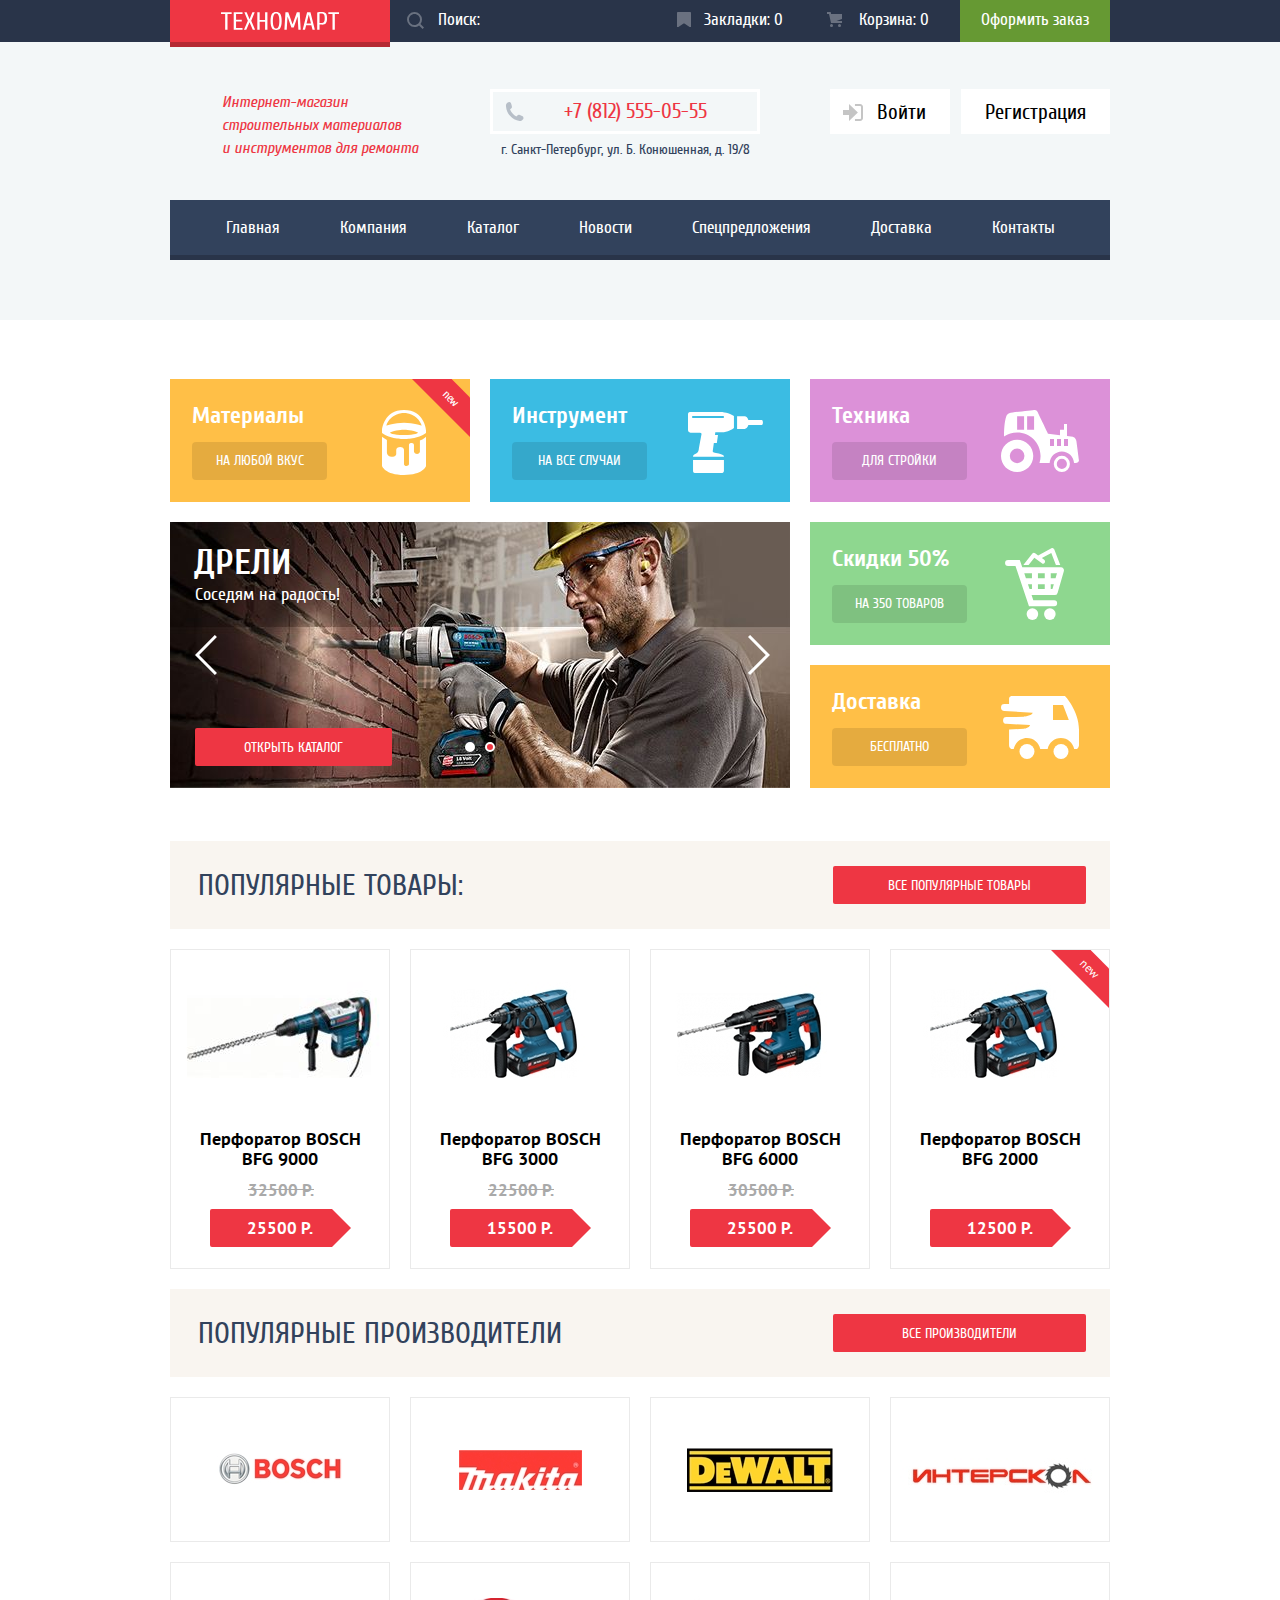
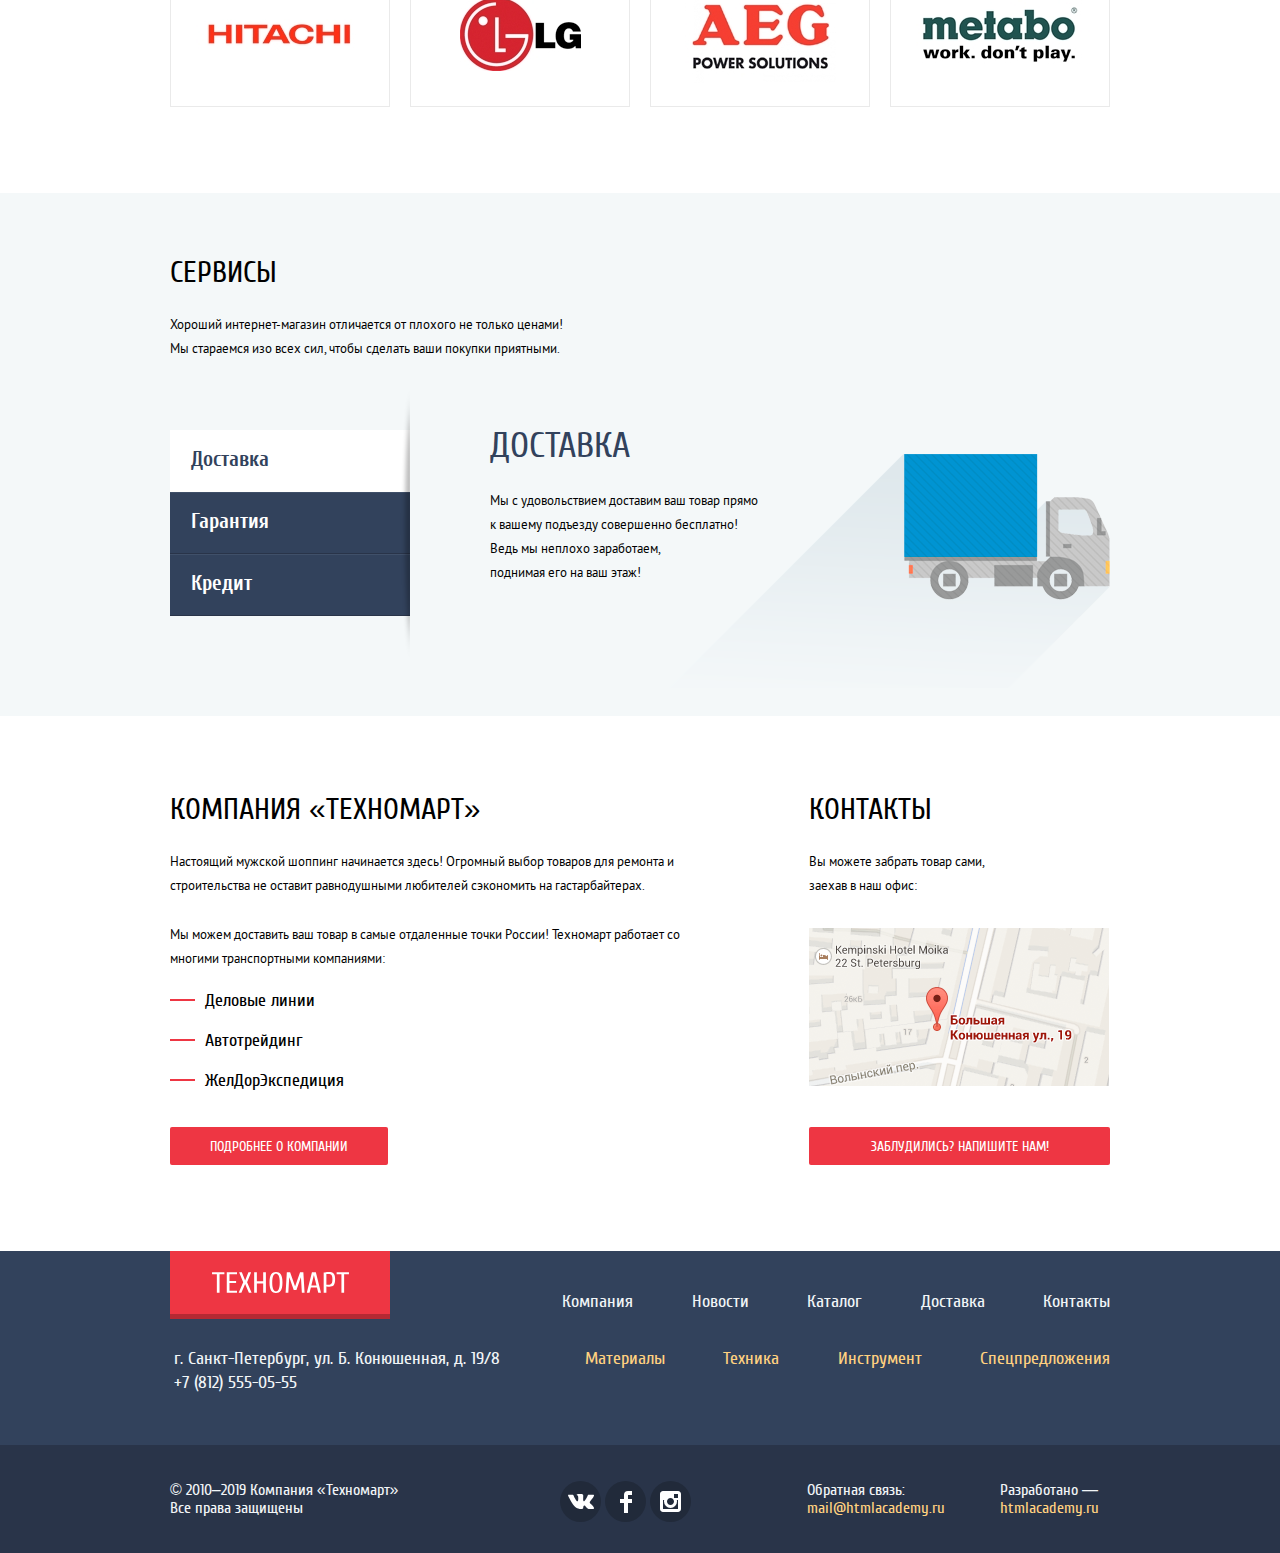
<file: index.html>
<!DOCTYPE html>
<html lang="ru">
  <head>
    <meta charset="utf-8">
    <title>HTML Academy: Техномарт</title>

    <link rel="stylesheet" href="css/normalize.min.css">
    <link rel="stylesheet" href="css/style.min.css">
  </head>
  <body>

  <header class="main-header">
    <div class="top-menu">
      <div class="container flex-row">
        <a href="index.html" class="logo">
          <img src="img/logo-technomart.svg" alt="Техномарт" width="118" height="19">
        </a>

        <div class="nav-search">
          <label for="search">Поиск:</label>
          <input type="text" name="search" id="search">
          <svg xmlns="http://www.w3.org/2000/svg" width="17" height="17" viewBox="0 0 17 17" class="search-icon">
            <path fill="rgba(255, 255, 255, 0.3)" d="M17 15.586l-3.542-3.542A7.465 7.465 0 0 0 15 7.5 7.5 7.5 0 1 0 7.5 15c1.71 0
             3.282-.579 4.544-1.542L15.586 17 17 15.586zM2 7.5C2 4.467 4.467 2 7.5 2 10.532 2 13 4.467 13 7.5c0
             3.032-2.468 5.5-5.5 5.5A5.506 5.506 0 0 1 2 7.5z"></path>
          </svg>
        </div>

        <a href="#" class="bookmarks">Закладки: <span id="bookmarks-number">0</span></a>
        <a href="#" class="basket">Корзина: <span id="basket-number">0</span></a>
        <a href="#" class="checkout">Оформить заказ</a>
      </div>
    </div>

    <div class="head">
      <div class="container flex-row flex-left">
        <p class="head-description">
          Интернет-магазин строительных материалов
          и&nbsp;инструментов для ремонта
        </p>

        <div class="head-center">
          <a href="tel:+78125550555" class="head-phone">+7 (812) 555-05-55</a>
          <p class="head-address">г. Санкт-Петербург, ул. Б. Конюшенная, д. 19/8</p>
        </div>

        <div class="enter">
          <ul class="buttons-group">
            <li>
              <a href="#" class="head-button login">
                <div class="icon">
                  <svg xmlns="http://www.w3.org/2000/svg" width="20" height="17" viewBox="0 0 20 17" class="icon">
                    <path fill="#c5c5c5" d="M14.875 8.5L6 0v6H0v5h6v6z"></path>
                    <path fill="#c5c5c5" d="M16.986 15.01h-5.027V17h5.027c2.178 0 3.004-1.81 3.029-3.026V3.028C19.99
                   1.811 19.164 0 16.986 0h-5.027v1.99h5.027c.839 0 .992.681 1.01 1.057v10.904c-.017.376-.171
                   1.059-1.01 1.059z"></path>
                  </svg>
                </div>
                Войти
              </a>
            </li>
            <li>
              <a href="#" class="head-button">Регистрация</a>
            </li>
          </ul>
        </div>

        <div class="profile" hidden>
          <ul class="buttons-group">
            <li>
              <a href="profile.html" class="head-button user">
                <div class="icon">
                  <svg xmlns="http://www.w3.org/2000/svg" width="20" height="18" viewBox="0 0 20 18">
                    <path fill="#c5c5c5"
                          d="M17.881 14.166c-2.144-.735-4.256-1.666-5.207-2.39-.657-.501-.77-1.618-.517-2.415 1.118-.903
                        1.864-2.477 1.864-4.278C14.021 2.276 12.221 0 10 0S5.979 2.276 5.979 5.083c0 1.801.746 3.374
                        1.863 4.277.253.798.141 1.915-.517 2.416-.95.724-3.063 1.654-5.207 2.39S0 18 0
                        18h20s.025-3.099-2.119-3.834z"></path>
                  </svg>
                </div>
                Равшан Джамшутович
              </a>
            </li>
            <li>
              <a href="logout.html" class="head-button logout">
                <div class="icon">
                  <svg xmlns="http://www.w3.org/2000/svg" width="21" height="17" viewBox="0 0 21 17" class="icon">
                    <g fill="#c5c5c5">
                      <path fill="#c5c5c5" d="M21 8.5L12.125 0v6h-6v5h6v6z"></path>
                      <path fill="#c5c5c5" d="M3.106 13.952V3.048c.018-.376.171-1.057 1.01-1.057h5.027V0H4.116C1.938
                    0 1.112 1.81 1.087 3.027v10.946C1.112 15.189 1.938 17 4.116 17h5.027v-1.99H4.116c-.839
                    0-.992-.683-1.01-1.058z"></path>
                    </g>
                  </svg>
                </div>
                <span class="visually-hidden">Выход</span>
              </a>
            </li>
          </ul>
          <ul class="links-group">
            <li>
              <a href="#" class="head-link">Мои заказы</a>
            </li>
            <li>
              <a href="#" class="head-link">Личный кабинет</a>
            </li>
          </ul>
        </div>

        <nav class="main-nav">
          <ul>
            <li>
              <a href="index.html" class="nav-link">Главная</a>
            </li>
            <li>
              <a href="#" class="nav-link">Компания</a>
            </li>
            <li>
              <a href="catalog.html" class="nav-link">Каталог</a>
            </li>
            <li>
              <a href="#" class="nav-link">Новости</a>
            </li>
            <li>
              <a href="#" class="nav-link">Спецпредложения</a>
            </li>
            <li>
              <a href="#" class="nav-link">Доставка</a>
            </li>
            <li>
              <a href="#" class="nav-link">Контакты</a>
            </li>
          </ul>
        </nav>
      </div>
    </div>
  </header>

  <main class="main-content">
    <h1 class="visually-hidden">Техномарт</h1>
    <section class="promo">
      <h2 class="visually-hidden">Промо</h2>
      <div class="container">
        <div class="promo-item bg-yellow icon-bucket new">
          <p>Материалы</p>
          <a href="#">На любой вкус</a>
        </div>

        <div class="promo-item bg-blue icon-drill">
          <p>Инструмент</p>
          <a href="#">На все случаи</a>
        </div>

        <div class="promo-item bg-purple icon-tractor">
          <p>Техника</p>
          <a href="#">Для стройки</a>
        </div>

        <div class="items-wrapper">
          <div class="promo-item bg-green icon-cart">
            <p>Скидки 50%</p>
            <a href="#">На 350 товаров</a>
          </div>

          <div class="promo-item bg-yellow icon-car">
            <p>Доставка</p>
            <a href="#">Бесплатно</a>
          </div>
        </div>

        <article class="promo-gallery">
          <h3 class="visually-hidden">Промо-галерея</h3>

          <ul class="gallery-row">
            <li class="gallery-slide">
              <h4 class="gallery-title">Дрели</h4>
              <p class="gallery-description">Соседям на радость!</p>

              <img src="img/slider-drill.jpg" alt="Дрель" width="620" height="266">

              <a href="catalog.html" class="button">Открыть каталог</a>
            </li>
            <li class="gallery-slide">
              <h4 class="gallery-title">Перфораторы</h4>
              <p class="gallery-description">Настоящие мужские игрушки</p>

              <img src="img/slider-perforator.jpg" alt="Перфоратор" width="620" height="266">

              <a href="catalog.html" class="button" tabindex="-1">Открыть каталог</a>
            </li>
          </ul>

          <button type="button" class="gallery-control left"><span class="visually-hidden">Назад</span></button>
          <button type="button" class="gallery-control right"><span class="visually-hidden">Вперёд</span></button>

          <ul class="gallery-dots">
            <li>
              <button type="button" class="gallery-dot active"><span class="visually-hidden">Первый слайд</span></button>
            </li>
            <li>
              <button type="button" class="gallery-dot"><span class="visually-hidden">Второй слайд</span></button>
            </li>
          </ul>
        </article>
      </div>
    </section>

    <section class="cards-section">
      <div class="container">
        <div class="title-box">
          <h2 class="section-title">Популярные товары:</h2>
          <a href="#" class="button">Все популярные товары</a>
        </div>

        <ul class="card-list">
          <li class="card">
            <div class="card-top">
              <div class="card-buttons">
                <button type="button" class="button-alternative" data-target="basket">Купить</button>
                <button type="button" class="button-alternative button-secondary" data-target="bookmarks">
                  В закладки
                </button>
              </div>
              <img class="card-image" src="img/perforator-3.jpg" alt="Перфоратор BOSCH BFG 9000" width="218"
                   height="170">
            </div>
            <h3 class="card-title">Перфоратор BOSCH BFG 9000</h3>
            <p class="price-old">32500 р.</p>
            <p class="price">25500 р.</p>
          </li>
          <li class="card">
            <div class="card-top">
              <div class="card-buttons">
                <button type="button" class="button-alternative" data-target="basket">Купить</button>
                <button type="button" class="button-alternative button-secondary" data-target="bookmarks">
                  В закладки
                </button>
              </div>
              <img class="card-image" src="img/perforator-1.jpg" alt="Перфоратор BOSCH BFG 3000" width="218"
                   height="170">
            </div>
            <h3 class="card-title">Перфоратор BOSCH BFG 3000</h3>
            <p class="price-old">22500 р.</p>
            <p class="price">15500 р.</p>
          </li>
          <li class="card">
            <div class="card-top">
              <div class="card-buttons">
                <button type="button" class="button-alternative" data-target="basket">Купить</button>
                <button type="button" class="button-alternative button-secondary" data-target="bookmarks">
                  В закладки
                </button>
              </div>
              <img class="card-image" src="img/perforator-2.jpg" alt="Перфоратор BOSCH BFG 6000" width="218"
                   height="170">
            </div>
            <h3 class="card-title">Перфоратор BOSCH BFG 6000</h3>
            <p class="price-old">30500 р.</p>
            <p class="price">25500 р.</p>
          </li>
          <li class="card new">
            <div class="card-top">
              <div class="card-buttons">
                <button type="button" class="button-alternative" data-target="basket">Купить</button>
                <button type="button" class="button-alternative button-secondary" data-target="bookmarks">
                  В закладки
                </button>
              </div>
              <img class="card-image" src="img/perforator-1.jpg" alt="Перфоратор BOSCH BFG 2000" width="218"
                   height="170">
            </div>
            <h3 class="card-title">Перфоратор BOSCH BFG 2000</h3>
            <p class="price">12500 р.</p>
          </li>
        </ul>
      </div>
    </section>

    <section>
      <div class="container">
        <div class="title-box">
          <h2 class="section-title">Популярные производители</h2>
          <a href="#" class="button">Все производители</a>
        </div>

        <ul class="card-list manufacturers">
          <li class="card">
            <a class="link-card" href="#" title="Bosch">
              <img src="img/bosch.jpg" alt="Bosch" width="126" height="37">
            </a>
          </li>
          <li class="card">
            <a class="link-card" href="#" title="Makita">
              <img src="img/makita.jpg" alt="Makita" width="123" height="40">
            </a>
          </li>
          <li class="card">
            <a class="link-card" href="#" title="DeWalt">
              <img src="img/dewalt.jpg" alt="DeWalt" width="146" height="44">
            </a>
          </li>
          <li class="card">
            <a class="link-card" href="#" title="Интерскол">
              <img src="img/interskol.jpg" alt="Интерскол" width="200" height="88">
            </a>
          </li>
          <li class="card">
            <a class="link-card" href="#" title="Hitachi">
              <img src="img/hitachi.jpg" alt="Hitachi" width="169" height="31">
            </a>
          </li>
          <li class="card">
            <a class="link-card" href="#" title="LG">
              <img src="img/lg.jpg" alt="LG" width="121" height="73">
            </a>
          </li>
          <li class="card">
            <a class="link-card" href="#" title="AEG">
              <img src="img/aeg.jpg" alt="AEG" width="151" height="96">
            </a>
          </li>
          <li class="card">
            <a class="link-card" href="#" title="Metabo">
              <img src="img/metabo.jpg" alt="Metabo" width="204" height="69">
            </a>
          </li>
        </ul>
      </div>
    </section>

    <section class="services">
      <div class="container">
        <h2 class="section-title">Сервисы</h2>
        <p class="simple-text">
          Хороший интернет-магазин отличается от плохого не только ценами!
          Мы стараемся изо всех сил, чтобы сделать ваши покупки приятными.
        </p>

        <div class="flex-row flex-left">
          <ul class="services-list">
            <li>
              <button type="button" class="services-item active" data-target="service-1">Доставка</button>
            </li>
            <li>
              <button type="button" class="services-item" data-target="service-2">Гарантия</button>
            </li>
            <li>
              <button type="button" class="services-item" data-target="service-3">Кредит</button>
            </li>
          </ul>

          <ul class="service-bodies">
            <li class="bg-truck">
              <section class="service-body active" id="service-1">
                <h3 class="service-title">Доставка</h3>
                <p class="simple-text">
                  Мы с удовольствием доставим ваш товар прямо<br>
                  к вашему подъезду совершенно бесплатно!
                  Ведь&nbsp;мы&nbsp;неплохо&nbsp;заработаем,<br>
                  поднимая его на ваш этаж!
                </p>
              </section>
            </li>
            <li class="bg-medal">
              <section class="service-body" id="service-2">
                <h3 class="service-title">Гарантия</h3>
                <p class="simple-text">
                  Если купленный у нас товар поломается или заискрит,<br>
                  а также в случае пожара, спровоцированного его возгоранием,
                  вы всегда можете быть уверены в нашей гарантии. Мы обменяем сгоревший товар на новый.<br>
                  Дом уж восстановите как-нибудь сами.
                </p>
              </section>
            </li>
            <li class="bg-credit">
              <section class="service-body" id="service-3">
                <h3 class="service-title">Кредит</h3>
                <p class="simple-text">
                  Залезть в долговую яму стало проще!<br>
                  Кредитные консультанты придут вам на помощь.
                </p>
                <a href="#" class="button">Отправить заявку</a>
              </section>
            </li>
          </ul>
        </div>

      </div>
    </section>

    <section class="about">
      <h2 class="visually-hidden">Информация о компании</h2>
      <div class="container flex-row">
        <section class="about-info">
          <h2 class="section-title">Компания «Техномарт»</h2>

          <p class="simple-text">
            Настоящий мужской шоппинг начинается здесь! Огромный выбор товаров для ремонта
            и строительства не оставит равнодушными любителей сэкономить на гастарбайтерах.
          </p>

          <p class="simple-text">
            Мы можем доставить ваш товар в самые отдаленные точки России!
            Техномарт&nbsp;работает&nbsp;со многими транспортными компаниями:
          </p>

          <ul class="companies">
            <li>Деловые линии</li>
            <li>Автотрейдинг</li>
            <li>ЖелДорЭкспедиция</li>
          </ul>

          <a href="#" class="button">Подробнее о компании</a>
        </section>

        <section class="about-contacts">
          <h2 class="section-title">Контакты</h2>

          <p class="simple-text">
            Вы можете забрать товар сами,
            заехав в наш офис:
          </p>

          <a href="https://www.google.ru/maps/place/%D0%91%D0%BE%D0%BB%D1%8C%D1%88%D0%B0%D1%8F+%D0%9A%D0%BE%D0%BD%D1%8E%D1%88%D0%B5%D0%BD%D0%BD%D0%B0%D1%8F+%D1%83%D0%BB.,+19,+%D0%A1%D0%B0%D0%BD%D0%BA%D1%82-%D0%9F%D0%B5%D1%82%D0%B5%D1%80%D0%B1%D1%83%D1%80%D0%B3,+191186/@59.9387969,30.3208946,17z/data=!3m1!4b1!4m5!3m4!1s0x4696310fca5ba729:0xea9c53d4493c879f!8m2!3d59.9387942!4d30.3230833?hl=ru"
             target="_blank" class="map">
            <img src="img/map.png" alt="Большая Конюшенная ул., 19" width="300" height="158">
          </a>

          <a href="writeus.hrml" class="button" id="contact">Заблудились? Напишите нам!</a>
        </section>
      </div>
    </section>
  </main>

  <footer class="main-footer">
    <div class="container">
      <div class="flex-row">
        <a href="index.html" class="logo">
          <img src="img/logo-technomart.svg" alt="Техномарт" width="137" height="22">
        </a>

        <ul class="menu">
          <li>
            <a href="#">Компания</a>
          </li>
          <li>
            <a href="#">Новости</a>
          </li>
          <li>
            <a href="catalog.html">Каталог</a>
          </li>
          <li>
            <a href="#">Доставка</a>
          </li>
          <li>
            <a href="#">Контакты</a>
          </li>
        </ul>
      </div>

      <div class="flex-row">
        <p class="footer-contacts">
          г. Санкт-Петербург, ул. Б. Конюшенная, д. 19/8
          <a href="tel:+78125550555">+7 (812) 555-05-55</a>
        </p>

        <ul class="menu extra">
          <li>
            <a href="#">Материалы</a>
          </li>
          <li>
            <a href="#">Техника</a>
          </li>
          <li>
            <a href="#">Инструмент</a>
          </li>
          <li>
            <a href="#">Спецпредложения</a>
          </li>
        </ul>
      </div>
    </div>

    <div class="bottom-footer">
      <div class="container flex-row">
        <section class="copyright">
          <h2 class="visually-hidden">Копирайт</h2>
          <p>
            © 2010–2019 Компания «Техномарт»
            Все права защищены
          </p>
        </section>

        <section>
          <h2 class="visually-hidden">Социальные кнопки</h2>
          <ul class="social-buttons">
            <li>
              <a href="#" class="social vk"><span class="visually-hidden">Техномарт в ВК</span></a>
            </li>
            <li>
              <a href="#" class="social facebook"><span class="visually-hidden">Техномарт в Facebook</span></a>
            </li>
            <li>
              <a href="#" class="social instagram"><span class="visually-hidden">Техномарт в Instagram</span></a>
            </li>
          </ul>
        </section>

        <p>
          Обратная связь:
          <a href="mailto:mail@htmlacademy.ru">mail@htmlacademy.ru</a>
        </p>

        <p>
          Разработано —
          <a href="https://htmlacademy.ru/intensive/htmlcss">htmlacademy.ru</a>
        </p>
      </div>
    </div>
  </footer>

  <aside class="modal" id="contactModal">
    <form method="post" action="https://echo.htmlacademy.ru" class="contact-form" novalidate>
      <div class="form-container">
        <div class="form-text">
          <label for="name">Ваше имя:</label>
          <input type="text" id="name" name="name" placeholder="Имя Фамилия" required>
        </div>
        <div class="form-text">
          <label for="email">Ваш e-mail:</label>
          <input type="email" id="email" name="email" placeholder="email@example.com" required>
        </div>
        <div class="form-text">
          <label for="text">Текст письма:</label>
          <textarea id="text" name="text" rows="5" placeholder="В свободной форме" required></textarea>
        </div>
      </div>

      <div class="button-container">
        <button type="submit" class="button">Отправить</button>
      </div>
    </form>

    <button type="button" class="close-btn" data-action="close"><span class="visually-hidden">Закрыть</span></button>
  </aside>

  <aside class="modal map" hidden>
    <iframe src="https://www.google.com/maps/embed?pb=!1m18!1m12!1m3!1d2376.741309887234!2d30.31874187468214!3d59.93889136130221!2m3!1f0!2f0!3f0!3m2!1i1024!2i768!4f13.1!3m3!1m2!1s0x4696310fca5ba729%3A0xea9c53d4493c879f!2z0JHQvtC70YzRiNCw0Y8g0JrQvtC90Y7RiNC10L3QvdCw0Y8g0YPQuy4sIDE5LCDQodCw0L3QutGCLdCf0LXRgtC10YDQsdGD0YDQsywg0KDQvtGB0YHQuNGPLCAxOTExODY!5e0!3m2!1sru!2sua!4v1568555637026!5m2!1sru!2sua"
            width="940" height="446" style="border:0;" allowfullscreen=""></iframe>

    <button type="button" class="close-btn" data-action="close"><span class="visually-hidden">Закрыть</span></button>
  </aside>

  <aside class="modal" id="basket">
    <div class="modal-body">
      <p class="modal-message">Товар добавлен в корзину!</p>
    </div>

    <ul class="button-container">
      <li>
        <a href="#" class="button">Оформить заказ</a>
      </li>
      <li>
        <button type="button" class="button-secondary" data-action="close">Продолжить покупки</button>
      </li>
    </ul>

    <button type="button" class="close-btn" data-action="close"><span class="visually-hidden">Закрыть</span></button>
  </aside>

  <script src="js/general.min.js"></script>
  <script src="js/modal-contact.min.js"></script>
  <script src="js/modal-map.min.js"></script>
  <script src="js/slider.min.js"></script>
  </body>
</html>
</file>
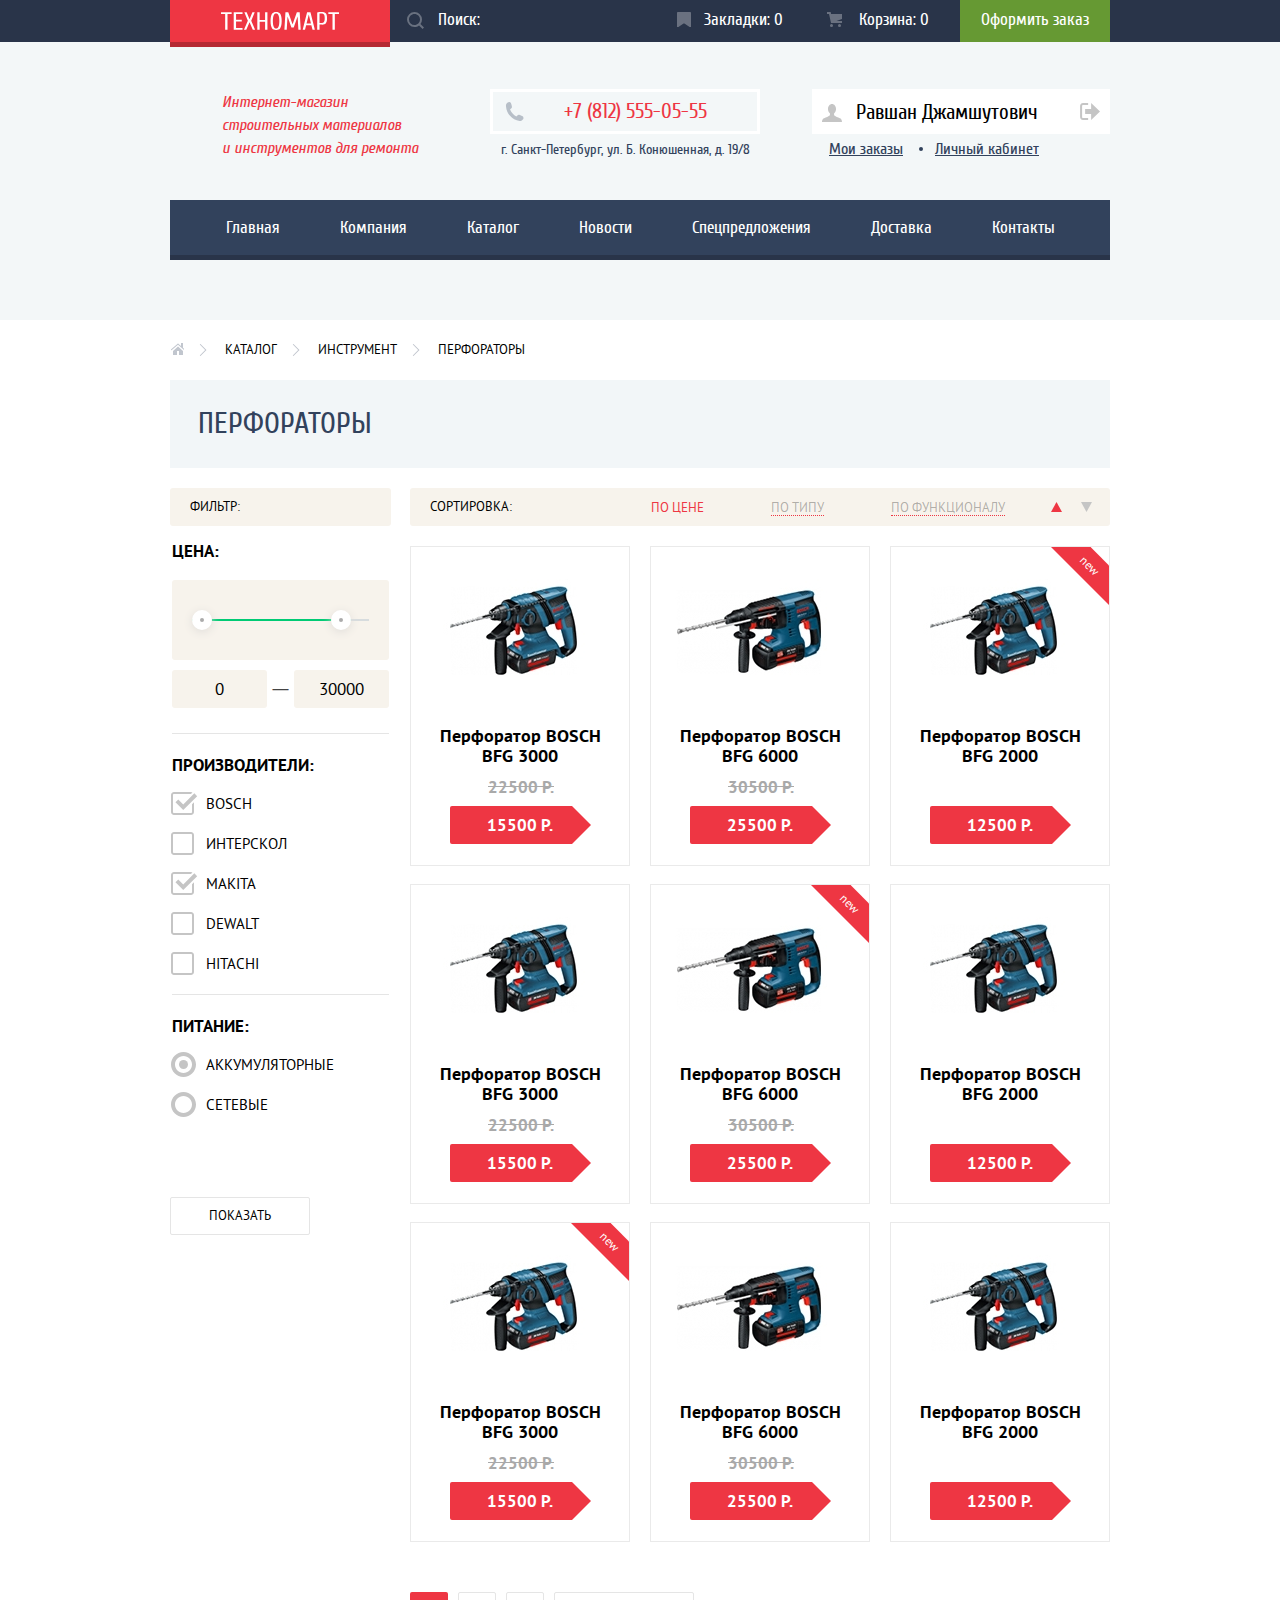
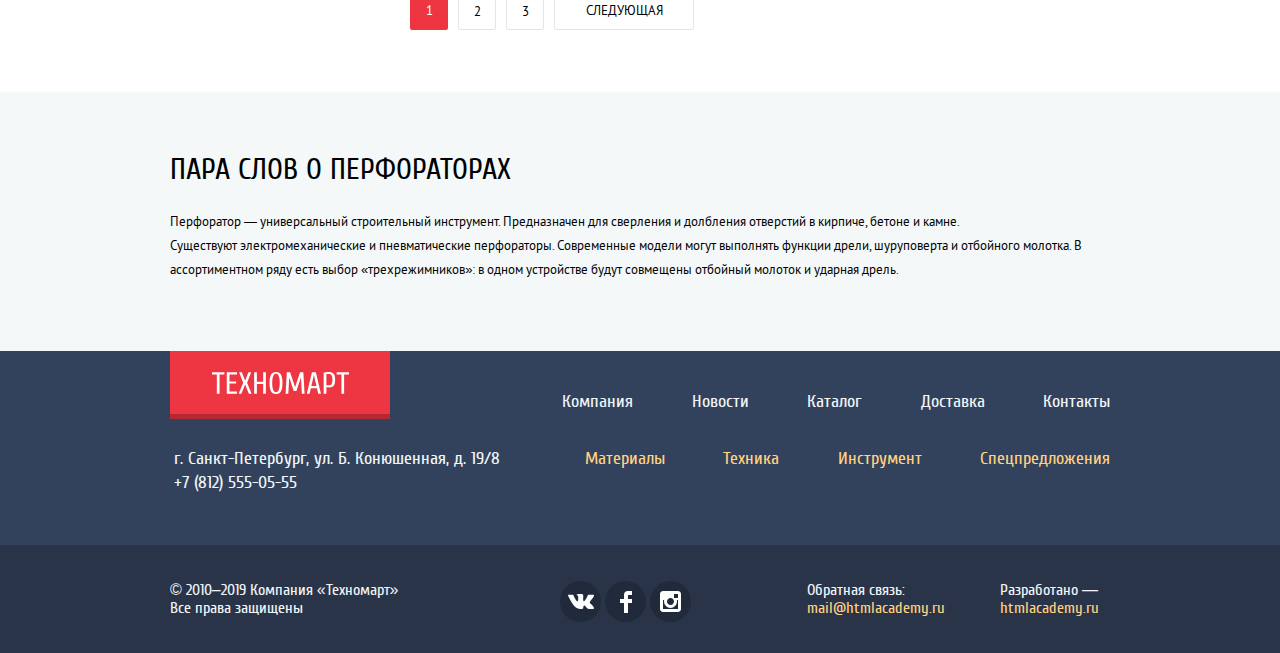
<file: catalog.html>
<!DOCTYPE html>
<html lang="ru">
<head>
  <meta charset="UTF-8">
  <title>Техномарт — каталог</title>

  <link rel="stylesheet" href="css/normalize.min.css">
  <link rel="stylesheet" href="css/style.min.css">
</head>
<body class="inner-page">
<header class="main-header">
  <div class="top-menu">
    <div class="container flex-row">
      <a href="index.html" class="logo">
        <img src="img/logo-technomart.svg" alt="Техномарт" width="118" height="19">
      </a>

      <div class="nav-search">
        <label for="search">Поиск:</label>
        <input type="text" name="search" id="search">
        <svg xmlns="http://www.w3.org/2000/svg" width="17" height="17" viewBox="0 0 17 17" class="search-icon">
          <path fill="rgba(255, 255, 255, 0.3)" d="M17 15.586l-3.542-3.542A7.465 7.465 0 0 0 15 7.5 7.5 7.5 0 1 0 7.5 15c1.71 0
             3.282-.579 4.544-1.542L15.586 17 17 15.586zM2 7.5C2 4.467 4.467 2 7.5 2 10.532 2 13 4.467 13 7.5c0
             3.032-2.468 5.5-5.5 5.5A5.506 5.506 0 0 1 2 7.5z"></path>
        </svg>
      </div>

      <a href="#" class="bookmarks">Закладки: <span id="bookmarks-number">0</span></a>
      <a href="#" class="basket">Корзина: <span id="basket-number">0</span></a>
      <a href="#" class="checkout">Оформить заказ</a>
    </div>
  </div>

  <div class="head">
    <div class="container flex-row">
      <p class="head-description">
        Интернет-магазин строительных материалов
        и&nbsp;инструментов для ремонта
      </p>

      <div class="head-center">
        <a href="tel:+78125550555" class="head-phone">+7 (812) 555-05-55</a>
        <p class="head-address">г. Санкт-Петербург, ул. Б. Конюшенная, д. 19/8</p>
      </div>

      <div class="enter" hidden>
        <ul class="buttons-group">
          <li>
            <a href="#" class="head-button login">
              <div class="icon">
                <svg xmlns="http://www.w3.org/2000/svg" width="20" height="17" viewBox="0 0 20 17" class="icon">
                  <path fill="#c5c5c5" d="M14.875 8.5L6 0v6H0v5h6v6z"></path>
                  <path fill="#c5c5c5" d="M16.986 15.01h-5.027V17h5.027c2.178 0 3.004-1.81 3.029-3.026V3.028C19.99
                   1.811 19.164 0 16.986 0h-5.027v1.99h5.027c.839 0 .992.681 1.01 1.057v10.904c-.017.376-.171
                   1.059-1.01 1.059z"></path>
                </svg>
              </div>
              Войти
            </a>
          </li>
          <li>
            <a href="#" class="head-button">Регистрация</a>
          </li>
        </ul>
      </div>

      <div class="profile">
        <ul class="buttons-group">
          <li>
            <a href="profile.html" class="head-button user">
              <div class="icon">
                <svg xmlns="http://www.w3.org/2000/svg" width="20" height="18" viewBox="0 0 20 18">
                  <path fill="#c5c5c5"
                        d="M17.881 14.166c-2.144-.735-4.256-1.666-5.207-2.39-.657-.501-.77-1.618-.517-2.415 1.118-.903
                        1.864-2.477 1.864-4.278C14.021 2.276 12.221 0 10 0S5.979 2.276 5.979 5.083c0 1.801.746 3.374
                        1.863 4.277.253.798.141 1.915-.517 2.416-.95.724-3.063 1.654-5.207 2.39S0 18 0
                        18h20s.025-3.099-2.119-3.834z"></path>
                </svg>
              </div>
              Равшан Джамшутович
            </a>
          </li>
          <li>
            <a href="logout.html" class="head-button logout">
              <div class="icon">
                <svg xmlns="http://www.w3.org/2000/svg" width="21" height="17" viewBox="0 0 21 17" class="icon">
                  <g fill="#c5c5c5">
                    <path fill="#c5c5c5" d="M21 8.5L12.125 0v6h-6v5h6v6z"></path>
                    <path fill="#c5c5c5" d="M3.106 13.952V3.048c.018-.376.171-1.057 1.01-1.057h5.027V0H4.116C1.938
                    0 1.112 1.81 1.087 3.027v10.946C1.112 15.189 1.938 17 4.116 17h5.027v-1.99H4.116c-.839
                    0-.992-.683-1.01-1.058z"></path>
                  </g>
                </svg>
              </div>
              <span class="visually-hidden">Выход</span>
            </a>
          </li>
        </ul>
        <ul class="links-group">
          <li>
            <a href="#" class="head-link">Мои заказы</a>
          </li>
          <li>
            <a href="#" class="head-link">Личный кабинет</a>
          </li>
        </ul>
      </div>

      <nav class="main-nav">
        <ul>
          <li>
            <a href="index.html" class="nav-link">Главная</a>
          </li>
          <li>
            <a href="#" class="nav-link">Компания</a>
          </li>
          <li>
            <a href="catalog.html" class="nav-link">Каталог</a>
          </li>
          <li>
            <a href="#" class="nav-link">Новости</a>
          </li>
          <li>
            <a href="#" class="nav-link">Спецпредложения</a>
          </li>
          <li>
            <a href="#" class="nav-link">Доставка</a>
          </li>
          <li>
            <a href="#" class="nav-link">Контакты</a>
          </li>
        </ul>
      </nav>
    </div>
  </div>
</header>

<main class="main-content">
  <div class="container flex-row">
    <ul class="breadcrumbs">
      <li>
        <a href="index.html" class="breadcrumbs-link home"><span class="visually-hidden">Главная</span></a>
      </li>
      <li>
        <a href="#" class="breadcrumbs-link">Каталог</a>
      </li>
      <li>
        <a href="#" class="breadcrumbs-link">Инструмент</a>
      </li>
      <li>
        <a href="#" class="breadcrumbs-link">Перфораторы</a>
      </li>
    </ul>

    <h1 class="page-title">Перфораторы</h1>

    <section class="filters">
      <div class="sub-block">
        <h2 class="section-subtitle">Фильтр:</h2>
      </div>

      <form method="post" action="https://echo.htmlacademy.ru" class="form">
        <fieldset class="form-field">
          <legend class="field-title">Цена:</legend>

          <div class="sub-block">
            <div class="range">
              <div class="range-bar">
                <button type="button" class="range-control left">
                  <span class="visually-hidden">Левый ползунок</span>
                </button>
                <button type="button" class="range-control right">
                  <span class="visually-hidden">Правый ползунок</span>
                </button>
                <div class="range-progress"></div>
              </div>
            </div>
          </div>

          <div class="range-container">
            <label class="text-range">
              <input type="number" name="price-from" value="0">
              <span class="visually-hidden">От</span>
            </label>
             —
            <label class="text-range">
              <input type="number" name="price-to" value="30000">
              <span class="visually-hidden">До</span>
            </label>
          </div>
        </fieldset>

        <fieldset class="form-field">
          <legend class="field-title">Производители:</legend>

          <ul class="options-list">
            <li class="form-control">
              <input class="custom-checkbox" type="checkbox" name="manufacturers" value="Bosch" id="m-1" checked>
              <label class="checkbox-label" for="m-1">Bosch</label>
            </li>
            <li class="form-control">
              <input class="custom-checkbox" type="checkbox" name="manufacturers" value="Интерскол" id="m-2">
              <label class="checkbox-label" for="m-2">Интерскол</label>
            </li>
            <li class="form-control">
              <input class="custom-checkbox" type="checkbox" name="manufacturers" value="Makita" id="m-3" checked>
              <label class="checkbox-label" for="m-3">Makita</label>
            </li>
            <li class="form-control">
              <input class="custom-checkbox" type="checkbox" name="manufacturers" value="DeWalt" id="m-4">
              <label class="checkbox-label" for="m-4">DeWalt</label>
            </li>
            <li class="form-control">
              <input class="custom-checkbox" type="checkbox" name="manufacturers" value="Hitachi" id="m-5">
              <label class="checkbox-label" for="m-5">Hitachi</label>
            </li>
          </ul>
        </fieldset>

        <fieldset class="form-field">
          <legend class="field-title">Питание:</legend>

          <ul class="options-list">
            <li class="form-control">
              <input class="custom-radio" type="radio" name="supply" value="Аккумуляторные" id="s-1" checked>
              <label class="radio-label" for="s-1">Аккумуляторные</label>
            </li>
            <li class="form-control">
              <input class="custom-radio" type="radio" name="supply" value="Сетевые" id="s-2">
              <label class="radio-label" for="s-2">Сетевые</label>
            </li>
          </ul>
        </fieldset>

        <button type="submit" class="button-secondary">Показать</button>
      </form>
    </section>

    <div>
      <section class="sort">
        <div class="sub-block">
          <h2 class="section-subtitle">Сортировка:</h2>

          <ul class="sort-parameters">
            <li>
              <button type="button" class="parameter-btn active">По цене</button>
            </li>
            <li>
              <button type="button" class="parameter-btn">По типу</button>
            </li>
            <li>
              <button type="button" class="parameter-btn">По функционалу</button>
            </li>
          </ul>

          <ul class="sort-type">
            <li class="type-item">
              <button type="button" class="type-btn active">
                <svg xmlns="http://www.w3.org/2000/svg" width="11" height="10" viewBox="0 0 11 10">
                  <path fill="#C5C5C5" d="M5.5 0L0 10h11z"></path>
                </svg>
                <span class="visually-hidden">По возрастанию</span>
              </button>
            </li>
            <li class="type-item">
              <button type="button" class="type-btn">
                <svg xmlns="http://www.w3.org/2000/svg" width="11" height="10" viewBox="0 0 11 10">
                  <path fill="#C5C5C5" d="M5.5 10L0 0h11"></path>
                </svg>
                <span class="visually-hidden">По убыванию</span>
              </button>
            </li>
          </ul>
        </div>
      </section>

      <section class="cards-section">
        <h2 class="visually-hidden">Список товаров</h2>

        <ul class="card-list">
          <li class="card">
            <div class="card-top">
              <div class="card-buttons">
                <button type="button" class="button-alternative" data-target="basket">Купить</button>
                <button type="button" class="button-alternative button-secondary" data-target="bookmarks">
                  В закладки
                </button>
              </div>
              <img class="card-image" src="img/perforator-1.jpg" alt="Перфоратор BOSCH BFG 3000" width="218" height="170">
            </div>
            <h3 class="card-title">Перфоратор BOSCH BFG 3000</h3>
            <p class="price-old">22500 р.</p>
            <p class="price">15500 р.</p>
          </li>
          <li class="card">
            <div class="card-top">
              <div class="card-buttons">
                <button type="button" class="button-alternative" data-target="basket">Купить</button>
                <button type="button" class="button-alternative button-secondary" data-target="bookmarks">
                  В закладки
                </button>
              </div>
              <img class="card-image" src="img/perforator-2.jpg" alt="Перфоратор BOSCH BFG 6000" width="218" height="170">
            </div>
            <h3 class="card-title">Перфоратор BOSCH BFG 6000</h3>
            <p class="price-old">30500 р.</p>
            <p class="price">25500 р.</p>
          </li>
          <li class="card new">
            <div class="card-top">
              <div class="card-buttons">
                <button type="button" class="button-alternative" data-target="basket">Купить</button>
                <button type="button" class="button-alternative button-secondary" data-target="bookmarks">
                  В закладки
                </button>
              </div>
              <img class="card-image" src="img/perforator-1.jpg" alt="Перфоратор BOSCH BFG 2000" width="218" height="170">
            </div>
            <h3 class="card-title">Перфоратор BOSCH BFG 2000</h3>
            <p class="price">12500 р.</p>
          </li>
          <li class="card">
            <div class="card-top">
              <div class="card-buttons">
                <button type="button" class="button-alternative" data-target="basket">Купить</button>
                <button type="button" class="button-alternative button-secondary" data-target="bookmarks">
                  В закладки
                </button>
              </div>
              <img class="card-image" src="img/perforator-1.jpg" alt="Перфоратор BOSCH BFG 3000" width="218" height="170">
            </div>
            <h3 class="card-title">Перфоратор BOSCH BFG 3000</h3>
            <p class="price-old">22500 р.</p>
            <p class="price">15500 р.</p>
          </li>
          <li class="card new">
            <div class="card-top">
              <div class="card-buttons">
                <button type="button" class="button-alternative" data-target="basket">Купить</button>
                <button type="button" class="button-alternative button-secondary" data-target="bookmarks">
                  В закладки
                </button>
              </div>
              <img class="card-image" src="img/perforator-2.jpg" alt="Перфоратор BOSCH BFG 6000" width="218" height="170">
            </div>
            <h3 class="card-title">Перфоратор BOSCH BFG 6000</h3>
            <p class="price-old">30500 р.</p>
            <p class="price">25500 р.</p>
          </li>
          <li class="card">
            <div class="card-top">
              <div class="card-buttons">
                <button type="button" class="button-alternative" data-target="basket">Купить</button>
                <button type="button" class="button-alternative button-secondary" data-target="bookmarks">
                  В закладки
                </button>
              </div>
              <img class="card-image" src="img/perforator-1.jpg" alt="Перфоратор BOSCH BFG 2000" width="218" height="170">
            </div>
            <h3 class="card-title">Перфоратор BOSCH BFG 2000</h3>
            <p class="price">12500 р.</p>
          </li>
          <li class="card new">
            <div class="card-top">
              <div class="card-buttons">
                <button type="button" class="button-alternative" data-target="basket">Купить</button>
                <button type="button" class="button-alternative button-secondary" data-target="bookmarks">
                  В закладки
                </button>
              </div>
              <img class="card-image" src="img/perforator-1.jpg" alt="Перфоратор BOSCH BFG 3000" width="218" height="170">
            </div>
            <h3 class="card-title">Перфоратор BOSCH BFG 3000</h3>
            <p class="price-old">22500 р.</p>
            <p class="price">15500 р.</p>
          </li>
          <li class="card">
            <div class="card-top">
              <div class="card-buttons">
                <button type="button" class="button-alternative" data-target="basket">Купить</button>
                <button type="button" class="button-alternative button-secondary" data-target="bookmarks">
                  В закладки
                </button>
              </div>
              <img class="card-image" src="img/perforator-2.jpg" alt="Перфоратор BOSCH BFG 6000" width="218" height="170">
            </div>
            <h3 class="card-title">Перфоратор BOSCH BFG 6000</h3>
            <p class="price-old">30500 р.</p>
            <p class="price">25500 р.</p>
          </li>
          <li class="card">
            <div class="card-top">
              <div class="card-buttons">
                <button type="button" class="button-alternative" data-target="basket">Купить</button>
                <button type="button" class="button-alternative button-secondary" data-target="bookmarks">
                  В закладки
                </button>
              </div>
              <img class="card-image" src="img/perforator-1.jpg" alt="Перфоратор BOSCH BFG 2000" width="218" height="170">
            </div>
            <h3 class="card-title">Перфоратор BOSCH BFG 2000</h3>
            <p class="price">12500 р.</p>
          </li>
        </ul>

        <ul class="pagination">
          <li>
            <a class="pagination-link">1</a>
          </li>
          <li>
            <a href="#" class="pagination-link">2</a>
          </li>
          <li>
            <a href="#" class="pagination-link">3</a>
          </li>
          <li>
            <a href="#" class="button-secondary">Следующая</a>
          </li>
        </ul>
      </section>
    </div>
  </div>

  <section class="about-page">
    <div class="container">
      <h2 class="section-title">Пара слов о перфораторах</h2>

      <p class="simple-text">
        Перфоратор — универсальный строительный инструмент. Предназначен для сверления и долбления отверстий в кирпиче,
        бетоне и камне.<br>
        Существуют электромеханические и пневматические перфораторы. Современные модели могут выполнять функции дрели,
        шуруповерта и отбойного молотка. В ассортиментном ряду есть выбор «трехрежимников»: в одном устройстве будут
        совмещены отбойный молоток и ударная дрель.
      </p>
    </div>
  </section>
</main>

<footer class="main-footer">
  <div class="container">
    <div class="flex-row">
      <a href="index.html" class="logo">
        <img src="img/logo-technomart.svg" alt="Техномарт" width="137" height="22">
      </a>
      <ul class="menu">
        <li>
          <a href="#">Компания</a>
        </li>
        <li>
          <a href="#">Новости</a>
        </li>
        <li>
          <a href="catalog.html">Каталог</a>
        </li>
        <li>
          <a href="#">Доставка</a>
        </li>
        <li>
          <a href="#">Контакты</a>
        </li>
      </ul>
    </div>
    <div class="flex-row">
      <p class="footer-contacts">
        г. Санкт-Петербург, ул. Б. Конюшенная, д. 19/8
        <a href="tel:+78125550555">+7 (812) 555-05-55</a>
      </p>
      <ul class="menu extra">
        <li>
          <a href="#">Материалы</a>
        </li>
        <li>
          <a href="#">Техника</a>
        </li>
        <li>
          <a href="#">Инструмент</a>
        </li>
        <li>
          <a href="#">Спецпредложения</a>
        </li>
      </ul>
    </div>

  </div>

  <div class="bottom-footer">
    <div class="container flex-row">
      <section class="copyright">
        <h2 class="visually-hidden">Копирайт</h2>
        <p>
          © 2010–2019 Компания «Техномарт»
          Все права защищены
        </p>
      </section>
      <section>
        <h2 class="visually-hidden">Социальные кнопки</h2>
        <ul class="social-buttons">
          <li>
            <a href="#" class="social vk"><span class="visually-hidden">Техномарт в ВК</span></a>
          </li>
          <li>
            <a href="#" class="social facebook"><span class="visually-hidden">Техномарт в Facebook</span></a>
          </li>
          <li>
            <a href="#" class="social instagram"><span class="visually-hidden">Техномарт в Instagram</span></a>
          </li>
        </ul>
      </section>
      <p>
        Обратная связь:
        <a href="mailto:mail@htmlacademy.ru">mail@htmlacademy.ru</a>
      </p>
      <p>
        Разработано —
        <a href="https://htmlacademy.ru/intensive/htmlcss">htmlacademy.ru</a>
      </p>
    </div>
  </div>
</footer>

<aside class="modal" id="basket">
  <div class="modal-body">
    <p class="modal-message">Товар добавлен в корзину!</p>
  </div>

  <ul class="button-container">
    <li>
      <a href="#" class="button">Оформить заказ</a>
    </li>
    <li>
      <button type="button" class="button-secondary"  data-action="close">Продолжить покупки</button>
    </li>
  </ul>

  <button type="button" class="close-btn" data-action="close"><span class="visually-hidden">Закрыть</span></button>
</aside>

<script src="js/general.min.js"></script>
</body>
</html>
</file>
<file: css/style.min.css>
@-webkit-keyframes show-modal{0%{-webkit-transform:translate(-2000px,-50%);transform:translate(-2000px,-50%)}to{-webkit-transform:translate(-50%,-50%);transform:translate(-50%,-50%)}}@keyframes show-modal{0%{-webkit-transform:translate(-2000px,-50%);transform:translate(-2000px,-50%)}to{-webkit-transform:translate(-50%,-50%);transform:translate(-50%,-50%)}}@-webkit-keyframes error-modal{20%,40%,60%,80%{-webkit-transform:translate(-51%,-50%);transform:translate(-51%,-50%)}10%,30%,50%,70%,90%{-webkit-transform:translate(-49%,-50%);transform:translate(-49%,-50%)}0%,to{-webkit-transform:translate(-50%,-50%);transform:translate(-50%,-50%)}}@keyframes error-modal{20%,40%,60%,80%{-webkit-transform:translate(-51%,-50%);transform:translate(-51%,-50%)}10%,30%,50%,70%,90%{-webkit-transform:translate(-49%,-50%);transform:translate(-49%,-50%)}0%,to{-webkit-transform:translate(-50%,-50%);transform:translate(-50%,-50%)}}@font-face{font-family:"Cuprum";src:local("Cuprum"),url(../fonts/cuprum.woff) format("woff"),url(../fonts/cuprum.woff2) format("woff2");font-weight:400;font-style:normal}@font-face{font-family:"Cuprum";src:local("Cuprum Bold"),url(../fonts/cuprumbold.woff) format("woff"),url(../fonts/cuprumbold.woff2) format("woff2");font-weight:700;font-style:normal}@font-face{font-family:"Cuprum";src:local("Cuprum Bold Italic"),url(../fonts/cuprumbolditalic.woff) format("woff"),url(../fonts/cuprumbolditalic.woff2) format("woff2");font-weight:700;font-style:italic}@font-face{font-family:"Cuprum";src:local("Cuprum Italic"),url(../fonts/cuprumitalic.woff) format("woff"),url(../fonts/cuprumitalic.woff2) format("woff2");font-weight:400;font-style:italic}@font-face{font-family:"PT Sans";src:local("PT Sans"),url(../fonts/ptsans.woff) format("woff"),url(../fonts/ptsans.woff2) format("woff2");font-weight:400}@font-face{font-family:"PT Sans";src:local("PT Sans Bold"),url(../fonts/ptsansbold.woff) format("woff"),url(../fonts/ptsansbold.woff2) format("woff2");font-weight:700}img{max-width:100%;height:auto}html{-webkit-box-sizing:border-box;box-sizing:border-box}*,::after,::before{-webkit-box-sizing:inherit;box-sizing:inherit}.container{width:960px;margin:0 auto;padding-left:10px;padding-right:10px}.visually-hidden{position:absolute;clip:rect(1px 1px 1px 1px);clip:rect(1px,1px,1px,1px);width:1px;height:1px;overflow:hidden;white-space:nowrap}.flex-row{display:-webkit-box;display:-ms-flexbox;display:flex;-webkit-box-pack:justify;-ms-flex-pack:justify;justify-content:space-between;-ms-flex-wrap:wrap;flex-wrap:wrap}.flex-row.flex-left{-webkit-box-pack:start;-ms-flex-pack:start;justify-content:flex-start}.main-header{font-family:"Cuprum","Arial",sans-serif}.top-menu{color:#fff;font-size:17px;line-height:18px;background-color:#293449}.basket,.bookmarks,.checkout{color:inherit;text-decoration:none}.logo{height:42px;width:220px;display:-webkit-box;display:-ms-flexbox;display:flex;-webkit-box-pack:center;-ms-flex-pack:center;justify-content:center;-webkit-box-align:center;-ms-flex-align:center;align-items:center;text-decoration:none;background-color:#ee3643;background-size:110px;-webkit-box-shadow:0 5px 0 0 #b52933;box-shadow:0 5px 0 0 #b52933}.logo:active,.logo:hover{background-color:#ca2c37}.nav-search{width:270px;position:relative}.search-icon{position:absolute;top:12px;left:17px;z-index:3}.basket:hover,.bookmarks:hover,.nav-search:hover{background-color:#212a3a}.nav-search:hover path{fill:#fff}.nav-search input:focus+.search-icon path{fill:#ee3643}.nav-search input:focus{color:#ccc615;background-color:#fff}.nav-search input{width:100%;height:100%;padding-top:11px;padding-bottom:12px;padding-left:48px;position:relative;z-index:2;font-size:17px;line-height:18px;color:transparent;background-color:transparent;border:0}.nav-search label{position:absolute;top:11px;left:48px;z-index:1;cursor:text}.basket,.bookmarks{padding-left:44px;position:relative}.bookmarks::before{background:url(../img/icon-bookmark.svg) no-repeat 0 0}.basket{padding-left:49px}.basket::before{background:url(../img/icon-cart.svg) no-repeat 0 0}.basket::before,.bookmarks::before{content:"";width:15px;height:15px;position:absolute;top:12px;left:17px;opacity:.3}.basket:hover::before,.bookmarks:hover::before{opacity:1}.basket:active,.bookmarks:active{color:rgba(255,255,255,.6);background-color:#161d29}.basket:active::before,.bookmarks:active::before{opacity:.5}.checkout{text-align:center;background-color:#693}.checkout:hover{background-color:#5fbb2d}.checkout:active{color:rgba(255,255,255,.5);background-color:#518534}.basket,.bookmarks,.checkout{min-width:150px;padding-top:11px;padding-bottom:12px}.added{background-color:#ee3643}.head{padding-top:47px;padding-bottom:60px;background-color:#f3f7f8}.head-description{width:197px;margin-top:2px;margin-bottom:0;margin-left:52px;font-family:"Cuprum","Arial",sans-serif;font-style:italic;font-size:16px;line-height:23px;color:#ee3643}.head-center{margin-left:71px;text-align:center}.head-phone{display:block;padding:9px 50px 9px 71px;border:3px solid #fff;margin-bottom:9px;position:relative;font-size:21px;line-height:21px;color:#ee3643;text-decoration:none}.head-phone::before{content:"";width:19px;height:19px;position:absolute;top:10px;left:12px;background:url(../img/icon-phone.svg) no-repeat 0 0}.head-address{margin:0;font-size:14px;line-height:14px;color:#32425c}.enter,.profile{margin-left:auto}.buttons-group{display:-webkit-box;display:-ms-flexbox;display:flex;-webkit-box-pack:end;-ms-flex-pack:end;justify-content:flex-end;-ms-flex-wrap:wrap;flex-wrap:wrap;width:300px;padding:0;margin:0;list-style:none}.head-button{padding:13px 24px 11px;margin-bottom:11px;margin-left:11px;font-size:21px;line-height:21px;color:#000;text-decoration:none;background-color:#fff}.head-button,.icon,.links-group{display:-webkit-box;display:-ms-flexbox;display:flex}.icon{-webkit-box-align:center;-ms-flex-align:center;align-items:center;position:relative;left:-7px}.head-button.login{padding-left:27px}.profile .head-button{margin:0}.head-button.user{min-width:257px}.head-button.logout{padding:0 10px;height:100%}.user .icon{left:-14px}.logout .icon{left:0}.head-button:hover path{fill:#32425c}.head-button:active path{fill:#c5c5c5}.links-group{-ms-flex-wrap:wrap;flex-wrap:wrap;max-width:300px;margin-top:6px;margin-bottom:0;padding-left:19px;list-style:none}.links-group li{margin-right:32px;position:relative}.gallery-dot li:last-child,.links-group li:last-child{margin-right:0}.links-group li::before{content:"";width:4px;height:4px;margin-top:-2px;position:absolute;top:50%;left:-16px;background-color:#32425c;border-radius:50px}.links-group li:first-child::before{content:none}.enter .head-button:hover,.modal .button-secondary:hover,.profile .head-link:hover{color:#ee3643}.head .head-button:active,.modal .button-secondary:active{color:rgba(0,0,0,.3)}.head .head-link:active{color:rgba(50,66,92,.3)}.head-link{font-size:16px;line-height:18px;color:#32425c}.main-nav{width:100%;margin-top:40px;border-bottom:5px solid #293449;background-color:#32425c}.main-nav ul{display:-webkit-box;display:-ms-flexbox;display:flex;-webkit-box-pack:center;-ms-flex-pack:center;justify-content:center;-ms-flex-wrap:wrap;flex-wrap:wrap;height:100%;padding:0;margin:0;list-style:none}.nav-link{display:block;height:100%;padding-left:30px;padding-right:30px;font-size:17px;line-height:55px;color:#fff;text-decoration:none}.nav-link:hover{background-color:#293449}.nav-link:active{color:rgba(255,255,255,.5);background-color:#1d2739}.main-content{padding-top:59px;padding-bottom:86px;font-family:"Cuprum","Arial",sans-serif;background-color:#fff}.inner-page .main-content{padding-top:21px;padding-bottom:0}.breadcrumbs{display:-webkit-box;display:-ms-flexbox;display:flex;-ms-flex-wrap:wrap;flex-wrap:wrap;padding:0;margin:0;width:100%;list-style:none;font-family:"PT Sans","Arial",sans-serif;font-size:13px;line-height:18px;text-transform:uppercase}.breadcrumbs li{position:relative}.breadcrumbs-link{margin-right:41px;color:#000;text-decoration:none}.breadcrumbs-link.home{display:block;width:14px;height:12px;margin-top:2px;background:url(../img/icon-home.svg) no-repeat 0 0}.breadcrumbs li::after{content:"";width:8px;height:12px;margin-top:-6px;position:absolute;top:50%;right:18px;background:url(../img/icon-right-small.svg) no-repeat 0 0}.breadcrumbs li:last-child::after{content:none}.promo .container{display:-webkit-box;display:-ms-flexbox;display:flex;-webkit-box-pack:justify;-ms-flex-pack:justify;justify-content:space-between;-ms-flex-wrap:wrap;flex-wrap:wrap;margin-bottom:53px}.promo-item{width:300px;margin-bottom:20px;padding:22px;position:relative;font-weight:700;font-size:24px;line-height:30px;color:#fff;overflow:hidden}.icon-bucket{background:#000 url(../img/icon-1.svg) no-repeat 83% 53%}.icon-drill{background:#000 url(../img/icon-2.svg) no-repeat 88% 54%}.icon-tractor{background:#000 url(../img/icon-3.svg) no-repeat 86% 50%}.icon-cart{background:#000 url(../img/icon-4.svg) no-repeat 81% 50%}.icon-car{background:#ffbf47 url(../img/icon-5.svg) no-repeat 86% 51%}.promo-item p{margin-top:0;margin-bottom:11px}.promo-item a{display:inline-block;min-width:135px;padding:10px 0;font-size:14px;font-weight:400;line-height:18px;color:#fff;text-decoration:none;text-transform:uppercase;text-align:center;vertical-align:middle;background-color:rgba(0,0,0,.1);border-radius:4px}.promo-item a:hover{background-color:rgba(0,0,0,.2)}.promo-item a:active{background-color:rgba(0,0,0,.3)}.items-wrapper{display:-webkit-box;display:-ms-flexbox;display:flex;-webkit-box-orient:vertical;-webkit-box-direction:normal;-ms-flex-direction:column;flex-direction:column;-webkit-box-pack:justify;-ms-flex-pack:justify;justify-content:space-between;-webkit-box-ordinal-group:2;-ms-flex-order:1;order:1}.items-wrapper .promo-item:last-of-type{margin-bottom:0}.bg-yellow{background-color:#ffbf47}.bg-blue{background-color:#3bbce3}.bg-purple{background-color:#dc91d8}.bg-green{background-color:#8ed78f}.promo-gallery{width:620px;height:266px;position:relative;background-color:#685c53;overflow:hidden}.gallery-row{display:-webkit-box;display:-ms-flexbox;display:flex;height:100%;margin:0;padding:0;list-style:none}.gallery-row.first{-webkit-transform:translateX(0);-ms-transform:translateX(0);transform:translateX(0)}.gallery-row.second{-webkit-transform:translateX(-620px);-ms-transform:translateX(-620px);transform:translateX(-620px)}.gallery-slide{height:100%;-ms-flex-negative:0;flex-shrink:0;-ms-flex-preferred-size:620px;flex-basis:620px;position:relative}.gallery-description,.gallery-title{margin:0;position:absolute;color:#fff}.gallery-title{top:23px;left:24px;font-size:36px;line-height:36px;text-transform:uppercase}.gallery-description{top:61px;left:25px;font-size:18px;line-height:24px}.gallery-control{width:22px;height:40px;margin-top:-20px;border:0;position:absolute;top:50%;background-color:transparent;cursor:pointer}.gallery-control.left{left:25px;background:url(../img/icon-left.svg) no-repeat 0 0}.gallery-control.right{right:20px;background:url(../img/icon-right.svg) no-repeat 0 0}.gallery-dots{display:-webkit-box;display:-ms-flexbox;display:flex;-webkit-box-pack:center;-ms-flex-pack:center;justify-content:center;-ms-flex-wrap:wrap;flex-wrap:wrap;width:170px;padding:0;margin-top:0;margin-bottom:0;margin-left:-80px;position:absolute;bottom:34px;left:50%;list-style:none}.gallery-dots li{margin-right:10px}.gallery-dot{padding:0;width:10px;height:10px;border:2px solid #fff;background-color:#ee3643;border-radius:50%;cursor:pointer}.gallery-dot.active{background-color:#fff}.promo-gallery .button{padding:0 49px;position:absolute;bottom:22px;left:25px}.button,.button-secondary{display:inline-block;vertical-align:middle}.button{height:38px;border:0;border-radius:2px;font-family:"Cuprum","Arial",sans-serif;font-size:14px;line-height:40px;color:#fff;text-transform:uppercase;text-decoration:none;background-color:#ee3643}.button:hover{background-color:#ca2c37}.button:active{background-color:#ba2732}.button-secondary{width:140px;padding:9px 0;text-align:center;cursor:pointer;line-height:18px}.button-secondary,.pagination-link{border:1px solid #e5e5e5;border-radius:2px;font-family:"PT Sans","Arial",sans-serif;font-size:13px;color:#000;text-transform:uppercase;text-decoration:none;background-color:#fff}.button-secondary:hover,.pagination-link:hover{border-color:#bdc6ca}.button-secondary:active,.pagination-link:active{border-color:#ee3643}.button-alternative,.page-title{font-family:"Cuprum","Arial",sans-serif;text-transform:uppercase}.button-alternative{width:135px;padding:7px 0 4px;margin-bottom:11px;border:3px solid #63a63e;position:relative;font-size:14px;line-height:18px;color:#fff;background-color:#63a63e;border-radius:2px;-webkit-box-shadow:0 3px 0 #518534;box-shadow:0 3px 0 #518534;cursor:pointer}.button-alternative:hover{background-color:#5fbb2d;border-color:#5fbb2d}.button-alternative:active{background-color:#518534;border-color:#518534}.button-alternative::before{content:"";width:15px;height:15px;position:absolute;top:7px;left:10px;background:url(../img/icon-cart.svg) no-repeat 0 0;opacity:.3}.button-alternative:active::before,.button-alternative:hover::before{opacity:1}.button-alternative.button-secondary{padding-bottom:7px;border:3px solid #63a63e;color:#32425c;background-color:#fff;-webkit-box-shadow:none;box-shadow:none}.button-alternative.button-secondary:hover{border-color:#32425c}.button-alternative.button-secondary:active{opacity:.3}.inner-page .cards-section{width:700px}.page-title{width:100%;padding:29px 28px;margin-top:21px;font-weight:400;font-size:30px;line-height:30px;color:#32425c;background-color:#f2f6f8}.filters{width:221px}.sub-block,.title-box{display:-webkit-box;display:-ms-flexbox;display:flex;-webkit-box-pack:justify;-ms-flex-pack:justify;justify-content:space-between}.title-box{-ms-flex-wrap:wrap;flex-wrap:wrap;-webkit-box-align:center;-ms-flex-align:center;align-items:center;padding:25px 24px 25px 28px;margin-bottom:20px;margin-top:2px;background-color:#f9f5f0}.title-box .section-title{margin-bottom:0}.title-box .button{min-width:253px;text-align:center}.sub-block{border-radius:3px;padding:10px 20px;margin-bottom:10px;background-color:#f7f3ec}.section-subtitle,.section-title{font-weight:400;color:#000;text-transform:uppercase}.section-title{margin-top:0;font-family:"Cuprum","Arial",sans-serif;font-size:30px;line-height:31px}.section-subtitle{margin:0;font-family:"PT Sans","Arial",sans-serif;font-size:13px;line-height:18px}.title-box .section-title{color:#32425c}.form ul{padding-left:0;list-style:none}.form-field{padding:0;margin-bottom:16px;border-top:none;border-right:none;border-left:none;border-bottom:1px solid #e5e5e5}.form-field:last-of-type{margin-bottom:62px;border-bottom:none}.field-title{margin-bottom:14px;font-family:"PT Sans","Arial",sans-serif;font-weight:700;font-size:17px;line-height:30px;text-transform:uppercase}.range{width:100%;height:60px;position:relative}.range-bar{width:100%;height:2px;margin-top:-1px;position:absolute;top:50%;left:0;z-index:1;background-color:#d7dcde}.range-control{width:20px;height:20px;padding:0;margin-top:-10px;border:8px solid #fff;position:absolute;top:50%;z-index:3;background-color:#ababab;border-radius:50%;-webkit-box-shadow:0 2px 10px #e0ddd9;box-shadow:0 2px 10px #e0ddd9;cursor:pointer}.range-control.left{left:0}.range-control.right{margin-left:-20px;left:90%}.range-progress{width:90%;height:2px;margin-top:-1px;position:absolute;top:50%;left:0;z-index:2;background-color:#00ca74}.range-container{display:-webkit-box;display:-ms-flexbox;display:flex;-webkit-box-pack:justify;-ms-flex-pack:justify;justify-content:space-between;-webkit-box-align:center;-ms-flex-align:center;align-items:center;margin-top:9px;margin-bottom:25px;color:#444}.text-range{display:block;border-radius:3px;background-color:#f7f3ec}.text-range input{width:95px;height:38px;border:0;text-align:center;font-family:"PT Sans","Arial",sans-serif;font-size:17px;line-height:18px;background-color:transparent;-webkit-appearance:textfield;-moz-appearance:textfield;appearance:textfield}.text-range input::-webkit-inner-spin-button,.text-range input::-webkit-outer-spin-button{-webkit-appearance:none}.options-list{margin:0}.form-control{padding-left:34px;margin-bottom:20px;font-family:"PT Sans","Arial",sans-serif;font-size:15px;line-height:20px;text-transform:uppercase}.custom-checkbox,.custom-radio{position:absolute;opacity:0}.checkbox-label,.radio-label{position:relative}.checkbox-label::before,.radio-label::before{content:"";height:23px;margin-top:-12px;position:absolute;top:50%;left:-35px}.radio-label::before{width:25px;height:25px;margin-top:-13px}.custom-checkbox:not(:checked)+.checkbox-label::before{width:23px;background:url(../img/checkbox-off.svg) no-repeat 0 0}.custom-checkbox:checked+.checkbox-label::before{width:27px;background:url(../img/checkbox-on.svg) no-repeat 0 0}.custom-radio:not(:checked)+.radio-label::before{background:url(../img/radio-off.svg) no-repeat 0 0}.custom-radio:checked+.radio-label::before{background:url(../img/radio-on.svg) no-repeat 0 0}.checkbox-label:hover::before,.radio-label:hover::before{-webkit-filter:brightness(.75);filter:brightness(.75)}.custom-checkbox:disabled+.checkbox-label,.custom-radio:disabled+.radio-label{color:rgba(0,0,0,.4)}.custom-checkbox:disabled+.checkbox-label::before,.custom-radio:disabled+.radio-label::before{-webkit-filter:none;filter:none;opacity:.3}.custom-checkbox:focus+.checkbox-label::before,.custom-radio:focus+.radio-label::before{outline:2px solid #7dadd9}.sort{width:700px;margin-bottom:20px}.sort-parameters{display:-webkit-box;display:-ms-flexbox;display:flex;-webkit-box-pack:justify;-ms-flex-pack:justify;justify-content:space-between;-ms-flex-wrap:wrap;flex-wrap:wrap;width:354px;padding-left:0;margin-top:0;margin-bottom:0;margin-left:106px;list-style:none}.parameter-btn{padding:0;border-top:none;border-right:none;border-bottom:1px dotted #ee3643;border-left:none;font-family:"PT Sans","Arial",sans-serif;font-size:13px;line-height:15px;color:rgba(0,0,0,.3);text-transform:uppercase;background-color:transparent;cursor:pointer}.parameter-btn.active:hover,.parameter-btn:hover{border-bottom:1px solid #ee3643;color:#000}.parameter-btn.active{border-bottom:none;color:#ee3643}.sort-type{display:-webkit-box;display:-ms-flexbox;display:flex;margin:0;padding-left:0;list-style:none}.type-item{margin-left:21px}.type-item:first-child{margin-left:13px}.type-btn{width:9px;height:10px;padding:0;border:0;background-color:transparent;cursor:pointer}.type-btn.active path{fill:#ee3643}.type-btn:hover path{fill:#231f20}.card-list{display:-webkit-box;display:-ms-flexbox;display:flex;-webkit-box-pack:justify;-ms-flex-pack:justify;justify-content:space-between;-ms-flex-wrap:wrap;flex-wrap:wrap;padding:0;margin:0;list-style:none}.card{width:220px;margin-bottom:18px;border:1px solid #eaeaea;position:relative;font-family:"PT Sans","Arial",sans-serif;font-weight:700;text-align:center;background-color:#fff;overflow:hidden}.card:hover{-webkit-box-shadow:0 10px 20px rgba(0,0,0,.25);box-shadow:0 10px 20px rgba(0,0,0,.25)}.card-buttons.focused,.card:hover .card-buttons{z-index:3}.manufacturers{margin-bottom:66px}.manufacturers .card{min-height:145px;margin-bottom:20px}.link-card{display:-webkit-box;display:-ms-flexbox;display:flex;-webkit-box-pack:center;-ms-flex-pack:center;justify-content:center;-webkit-box-align:center;-ms-flex-align:center;align-items:center;width:100%;height:100%;text-decoration:none}.card-image{position:relative;z-index:2}.card.new::after,.promo-item.new::after{content:"new";height:28px;width:84px;position:absolute;top:1px;right:-13px;z-index:3;-webkit-transform:rotate(45deg);-ms-transform:rotate(45deg);transform:rotate(45deg);-webkit-transform-origin:bottom;-ms-transform-origin:bottom;transform-origin:bottom;font-size:12px;font-weight:400;line-height:28px;color:#fff;text-align:center;background-color:#ee3643}.card-top{display:-webkit-box;display:-ms-flexbox;display:flex;-webkit-box-pack:center;-ms-flex-pack:center;justify-content:center;-webkit-box-align:center;-ms-flex-align:center;align-items:center;-ms-flex-wrap:wrap;flex-wrap:wrap;height:170px;position:relative}.card-buttons{height:100%;padding-top:44px;position:absolute;top:0;z-index:1;background-color:#fff}.manufacturers .card:active{opacity:.3}.card-title{padding:0 16px;margin:9px 0 12px;font-size:18px;line-height:20px;color:#000}.price,.price-old{font-size:17px;text-transform:uppercase}.price-old{margin:10px 0;padding-left:2px;line-height:18px;color:#a9a9a9;text-decoration:line-through}.price{width:141px;height:38px;margin:9px auto 21px;border-radius:2px;position:relative;line-height:38px;color:#fff;background-color:#ee3643}.price::after{content:"";border-top:19px solid #fff;border-bottom:19px solid #fff;border-left:19px solid #ee3643;position:absolute;top:0;right:0}.card-title+.price{margin-top:40px}.services{padding-top:64px;padding-bottom:22px;background-color:#f4f8f9}.main-footer ul,.services ul{list-style:none}.simple-text{margin-top:25px;font-family:"PT Sans","Arial",sans-serif;font-size:13px;line-height:24px;color:#000}.services .simple-text{max-width:400px}.about-info .simple-text{max-width:510px}.about-contacts .simple-text{max-width:200px}.services-list{margin-top:56px;margin-right:80px;padding:0;min-width:240px;position:relative}.services-list::after{content:"";width:10px;height:279px;margin-top:-170px;position:absolute;top:50%;right:0;background:url(../img/servises-shadow.png) no-repeat 0 0}.services-item{display:block;width:100%;padding:13px 21px 17px;border-top:1px solid #405069;border-bottom:1px solid #293449;border-left:none;border-right:none;font-family:"Cuprum","Arial",sans-serif;font-weight:700;font-size:21px;line-height:30px;color:#fff;text-align:left;background-color:#32425c;cursor:pointer}.services-item.active{border-color:#fff;color:#32425c;background-color:#fff}.services-item:hover{background-color:#293449}.services-item.active:hover{background-color:#fff}.service-body{display:none;max-width:375px;min-height:260px}.service-body.active{display:block}.service-body .button{padding-left:44px;padding-right:44px;margin-top:14px}.service-title{margin-top:54px;margin-bottom:25px;font-weight:400;font-size:36px;line-height:36px;color:#32425c;text-transform:uppercase}.service-bodies{-webkit-box-flex:1;-ms-flex-positive:1;flex-grow:1;margin-top:0;margin-bottom:6px;padding:0}.service-bodies li{width:100%}.bg-truck{background:url(../img/truck.png) no-repeat 100% 26px}.bg-medal{background:url(../img/medal.png) no-repeat 100% 0}.bg-credit{background:url(../img/credit.png) no-repeat 100% 0}.about{padding-top:78px}.about-info{width:535px}.about-info .button{padding:0 40px}.about-contacts{width:301px;position:relative}.about-contacts .button{position:absolute;right:0;bottom:0;left:0;text-align:center}.companies{margin-top:0;margin-bottom:29px;padding-left:35px;list-style:none;font-size:18px;line-height:30px}.companies li{position:relative;line-height:34px;margin-bottom:6px}.companies li::before{content:"";width:25px;height:2px;position:absolute;top:15px;left:-35px;background-color:#ee3643}.map{display:block;margin-top:30px;text-decoration:none}.map iframe{border:0}.pagination{display:-webkit-box;display:-ms-flexbox;display:flex;margin-top:32px;padding:0;list-style:none}.pagination-link{display:inline-block;width:38px;height:38px;margin-right:10px;line-height:38px;text-align:center;vertical-align:middle}.pagination-link:not([href]){border:0;color:#fff;background-color:#ee3643}.about-page{margin-top:46px;padding:62px 0 56px;background-color:#f4f8f9}.main-footer{font-family:"Cuprum","Arial",sans-serif;font-size:18px;line-height:24px;color:#f1f5f7;background-color:#32425c}.main-footer .logo{height:63px;background-size:137px}.footer-contacts,.menu{margin-top:33px;margin-bottom:0;padding-left:4px}.footer-contacts a{display:block}.menu{display:-webkit-box;display:-ms-flexbox;display:flex;-webkit-box-pack:justify;-ms-flex-pack:justify;justify-content:space-between;-ms-flex-wrap:wrap;flex-wrap:wrap;width:548px;padding-left:0;margin-top:39px}.menu.extra{width:525px;margin-top:33px}.bottom-footer a,.footer-contacts a,.menu a{color:inherit;text-decoration:none}.menu.extra a{color:#ffd180}.menu a:hover{text-decoration:underline}.menu a:active{text-decoration:none;opacity:.5}.bottom-footer{margin-top:50px;padding-top:36px;padding-bottom:31px;font-size:16px;line-height:18px;background-color:#293449}.bottom-footer a{display:block;color:#ffd180}.bottom-footer a:hover{text-decoration:underline}.bottom-footer a:active{color:#ee3643;text-decoration:none}.bottom-footer p{margin:0;padding-right:11px}.social-buttons{display:-webkit-box;display:-ms-flexbox;display:flex;-webkit-box-pack:center;-ms-flex-pack:center;justify-content:center;-ms-flex-wrap:wrap;flex-wrap:wrap;width:308px;padding-left:39px;margin:0}.social{display:block;width:41px;height:41px;margin-right:4px;background-color:#212a3a;border-radius:50%}.social.vk{background:#212a3a url(../img/icon-vk.svg) no-repeat 50% 50%}.social.facebook{background:#212a3a url(../img/icon-fb.svg) no-repeat 50% 50%}.social.instagram{background:#212a3a url(../img/icon-insta.svg) no-repeat 50% 50%}.social:active,.social:hover{background-color:#ee3643}.copyright{max-width:240px}.modal{display:none;border-top:7px solid #ee3643;position:fixed;top:50%;left:50%;z-index:100;-webkit-transform:translate(-50%,-50%);-ms-transform:translate(-50%,-50%);transform:translate(-50%,-50%);-webkit-box-shadow:0 20px 40px rgba(0,0,0,.75);box-shadow:0 20px 40px rgba(0,0,0,.75)}.modal.map{border-top:none;font-size:0}.modal.error,.modal.show{-webkit-animation-duration:200ms;animation-duration:200ms}.modal.show{display:block;-webkit-animation-name:show-modal;animation-name:show-modal;-webkit-animation-fill-mode:forwards;animation-fill-mode:forwards}.modal.error{-webkit-animation-name:error-modal;animation-name:error-modal}.modal .button,.modal .button-secondary{width:220px;padding:0;border:0;font-family:"Cuprum","Arial",sans-serif;font-size:14px;line-height:38px;text-align:center}.modal-body{width:620px;padding:48px 80px;background-color:#fff}.modal-message{padding-left:99px;position:relative;font-family:"Cuprum","Arial",sans-serif;font-size:30px;line-height:30px}.modal-message::before{content:"";width:66px;height:66px;margin-top:-33px;position:absolute;top:50%;left:0;background:url(../img/icon-mark.svg)}.button-container,.form-container{display:-webkit-box;display:-ms-flexbox;display:flex;-webkit-box-pack:justify;-ms-flex-pack:justify;justify-content:space-between}.form-container{-ms-flex-wrap:wrap;flex-wrap:wrap;width:620px;padding:44px 80px 37px;background-color:#fff}.button-container{padding:37px 80px;margin:0;list-style:none;background-color:#f4f4f4}.form-text label{display:block;margin-bottom:9px;font-family:"Cuprum","Arial",sans-serif;font-size:18px;line-height:18px}.form-text input,.form-text textarea{padding:10px 15px;border:2px solid #dee3e4;font-family:"PT Sans",Arial,sans-serif;font-size:13px;border-radius:3px}.form-text input{width:220px;margin-bottom:18px}.form-text textarea{width:460px;resize:none}.form-text input::-webkit-input-placeholder,.form-text textarea::-webkit-input-placeholder{font-family:"PT Sans",Arial,sans-serif;font-size:13px;color:#a9a9a9}.form-text input::-moz-placeholder,.form-text textarea::-moz-placeholder{font-family:"PT Sans",Arial,sans-serif;font-size:13px;color:#a9a9a9}.form-text input:-ms-input-placeholder,.form-text input::-ms-input-placeholder,.form-text textarea:-ms-input-placeholder,.form-text textarea::-ms-input-placeholder{font-family:"PT Sans",Arial,sans-serif;font-size:13px;color:#a9a9a9}.form-text input::placeholder,.form-text textarea::placeholder{font-family:"PT Sans",Arial,sans-serif;font-size:13px;color:#a9a9a9}.form-text input:hover,.form-text textarea:hover{border:2px solid #b5b5b5}.form-text input:focus,.form-text textarea:focus{border:2px solid #ee3643}.close-btn{width:21px;height:21px;border:0;position:absolute;top:9px;right:9px;background:url(../img/icon-close.svg) no-repeat 0 0;cursor:pointer}.contact-form .button{width:100%}
</file>
